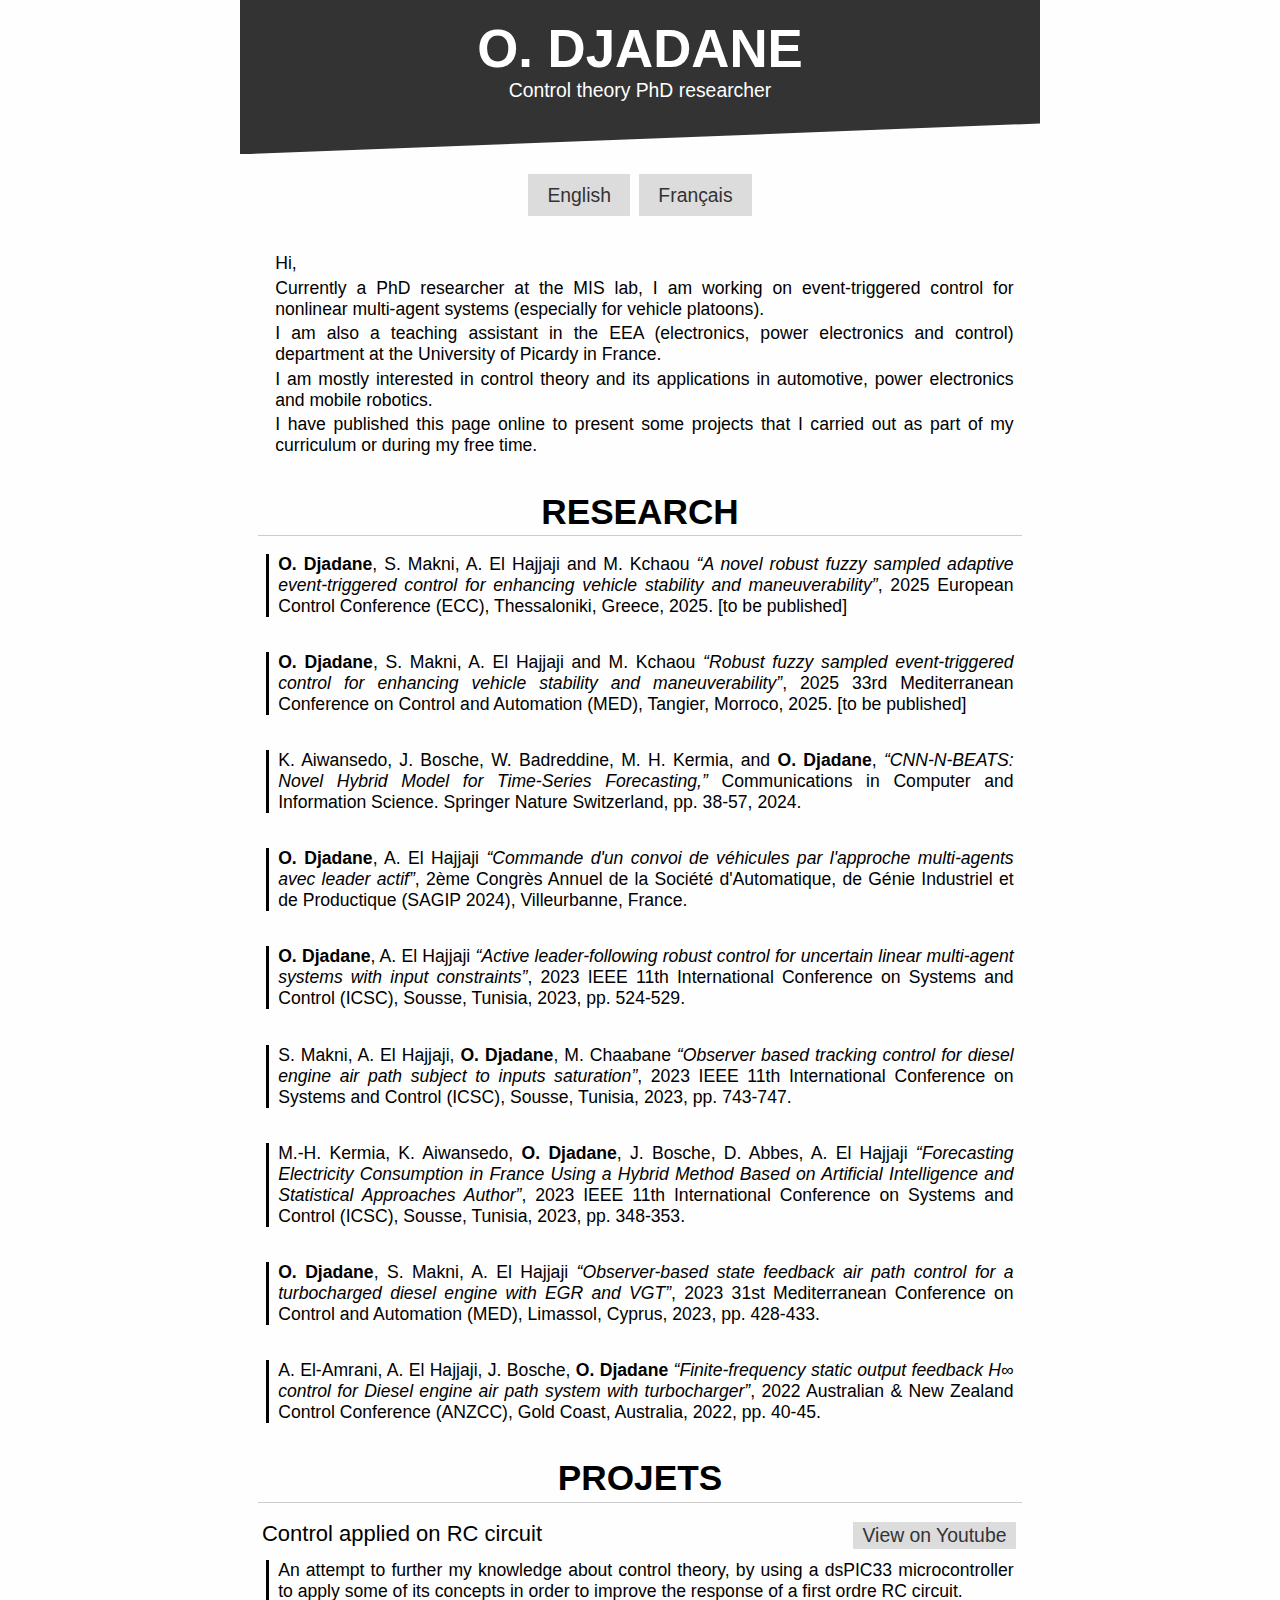
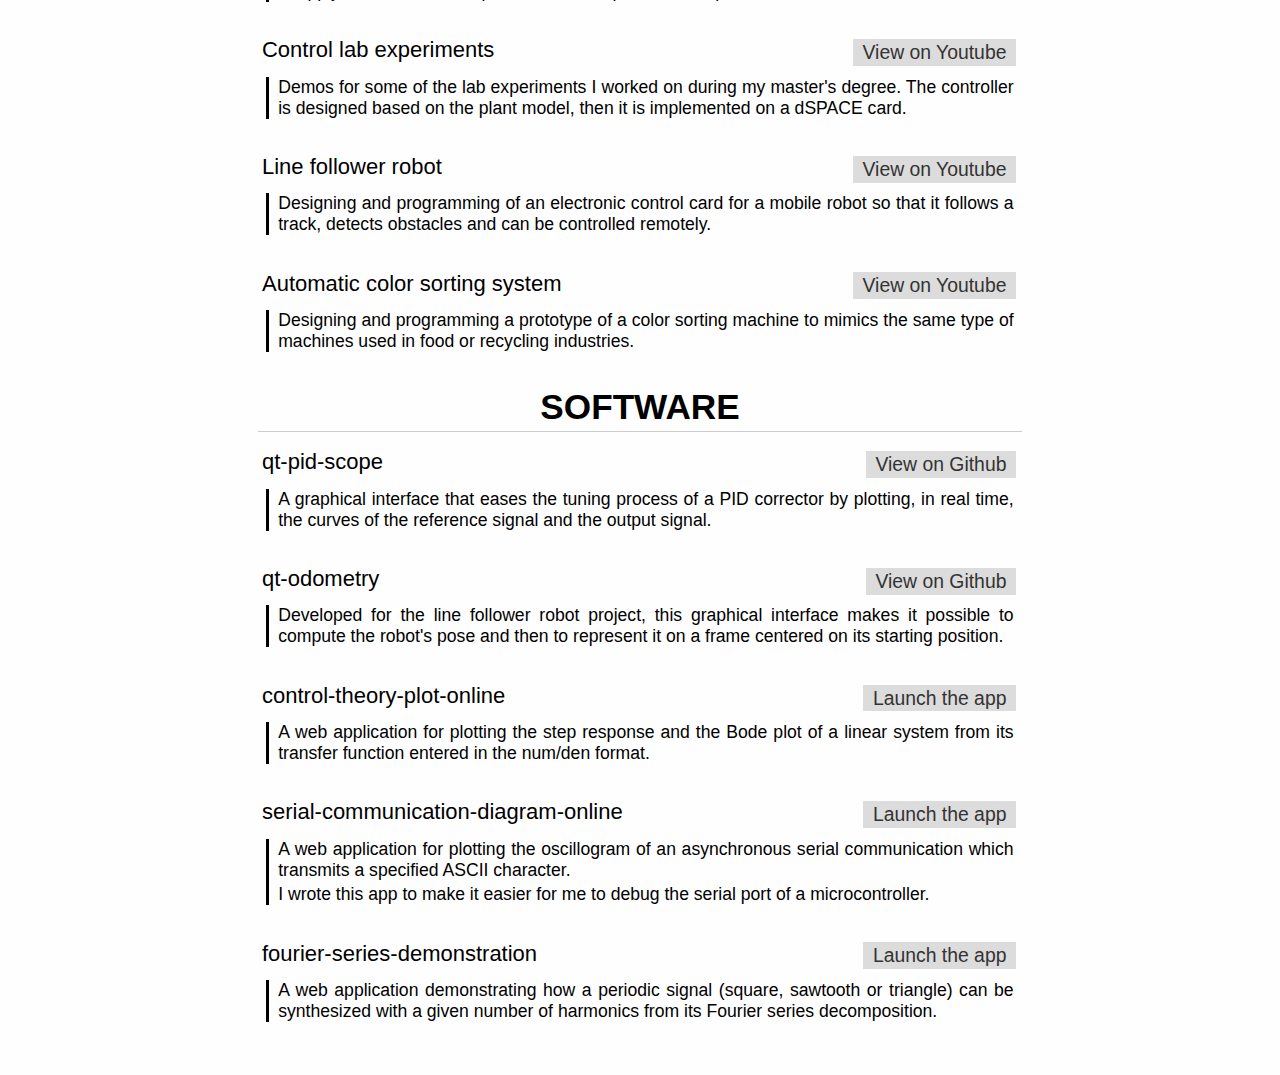
<file: index.html>
<!DOCTYPE html>
<html>
<head>
  <meta charset="UTF-8">
  <title>Oussama DJADANE</title>
  <link rel="stylesheet" href="style.css" />
</head>
<body>

  <!-- English version -->
  <div id="page-en">
    <div class="title">
      <h1>O. DJADANE</h1>
      <h2>Control theory PhD researcher</h2>
    </div>
    <div class="container">
      <section>
        <div class="block-element block-language">
          <button class="button-switch-to-english">English</button>
          <button class="button-switch-to-french">Français</button>
        </div>
      </section>

      <section>
        <div class="block-element">
          <article style="border: none;">
            <p>Hi,</p>
            <p>Currently a PhD researcher at the MIS lab, I am working on event-triggered control for nonlinear multi-agent systems (especially for vehicle platoons).</p>
            <p>I am also a teaching assistant in the EEA (electronics, power electronics and control) department at the University of Picardy in France.</p>
            <p>I am mostly interested in control theory and its applications in automotive, power electronics and mobile robotics.</p>
            <p>I have published this page online to present some projects that I carried out as part of my curriculum or during my free time.</p>
          </article>
        </div>
      </section>
      
      <section>
        <h1>Research</h1>
        <div class="block-element">
          <article>
            <p><span class="pub-author">O. Djadane</span>, S. Makni, A. El Hajjaji and M. Kchaou <span class="pub-title">“A novel robust fuzzy sampled adaptive event-triggered control for enhancing vehicle stability and maneuverability”</span>, 2025 European Control Conference (ECC), Thessaloniki, Greece, 2025. [to be published]</p>
          </article>
        </div>
        <div class="block-element">
          <article>
            <p><span class="pub-author">O. Djadane</span>, S. Makni, A. El Hajjaji and M. Kchaou <span class="pub-title">“Robust fuzzy sampled event-triggered control for enhancing vehicle stability and maneuverability”</span>, 2025 33rd Mediterranean Conference on Control and Automation (MED), Tangier, Morroco, 2025. [to be published]</p>
          </article>
        </div>
        <div class="block-element">
          <article>
            <p>K. Aiwansedo, J. Bosche, W. Badreddine, M. H. Kermia, and <span class="pub-author">O. Djadane</span>, <span class="pub-title">“CNN-N-BEATS: Novel Hybrid Model for Time-Series Forecasting,”</span> Communications in Computer and Information Science. Springer Nature Switzerland, pp. 38-57, 2024.</p>
          </article>
        </div>
        <div class="block-element">
          <article>
            <p><span class="pub-author">O. Djadane</span>, A. El Hajjaji <span class="pub-title">“Commande d'un convoi de véhicules par l'approche multi-agents avec leader actif”</span>, 2ème Congrès Annuel de la Société d'Automatique, de Génie Industriel et de Productique (SAGIP 2024), Villeurbanne, France.</p>
          </article>
        </div>
        <div class="block-element">
          <article>
            <p><span class="pub-author">O. Djadane</span>, A. El Hajjaji <span class="pub-title">“Active leader-following robust control for uncertain linear multi-agent systems with input constraints”</span>, 2023 IEEE 11th International Conference on Systems and Control (ICSC), Sousse, Tunisia, 2023, pp. 524-529.</p>
          </article>
        </div>
        <div class="block-element">
          <article>
            <p>S. Makni, A. El Hajjaji, <span class="pub-author">O. Djadane</span>, M. Chaabane <span class="pub-title">“Observer based tracking control for diesel engine air path subject to inputs saturation”</span>, 2023 IEEE 11th International Conference on Systems and Control (ICSC), Sousse, Tunisia, 2023, pp. 743-747.</p>
          </article>
        </div>
        <div class="block-element">
          <article>
            <p>M.-H. Kermia, K. Aiwansedo, <span class="pub-author">O. Djadane</span>, J. Bosche, D. Abbes, A. El Hajjaji <span class="pub-title">“Forecasting Electricity Consumption in France Using a Hybrid Method Based on Artificial Intelligence and Statistical Approaches Author”</span>, 2023 IEEE 11th International Conference on Systems and Control (ICSC), Sousse, Tunisia, 2023, pp. 348-353.</p>
          </article>
        </div>
        <div class="block-element">
          <article>
            <p><span class="pub-author">O. Djadane</span>, S. Makni, A. El Hajjaji <span class="pub-title">“Observer-based state feedback air path control for a turbocharged diesel engine with EGR and VGT”</span>, 2023 31st Mediterranean Conference on Control and Automation (MED), Limassol, Cyprus, 2023, pp. 428-433.</p>
          </article>
        </div>
        <div class="block-element">
          <article>
            <p>A. El-Amrani, A. El Hajjaji, J. Bosche, <span class="pub-author">O. Djadane</span> <span class="pub-title">“Finite-frequency static output feedback H∞ control for Diesel engine air path system with turbocharger”</span>, 2022 Australian & New Zealand Control Conference (ANZCC), Gold Coast, Australia, 2022, pp. 40-45.</p>
          </article>
        </div>
      </section>

      <section>
        <h1>Projets</h1>
        <div class="block-element">
          <header>
            <h2>Control applied on RC circuit</h2>
            <a href="https://www.youtube.com/playlist?list=PLtuQRTdi_pGlhQxkNQE1IGnC05TwKE4YC">View on Youtube</a>
          </header>
          <article>
            <p>An attempt to further my knowledge about control theory, by using a dsPIC33 microcontroller to apply some of its concepts in order to improve the response of a first ordre RC circuit.</p>
          </article>
        </div>
        <div class="block-element">
          <header>
            <h2>Control lab experiments</h2>
            <a href="https://www.youtube.com/playlist?list=PLtuQRTdi_pGmI-MwamrVlrs1d-PA_rVAR">View on Youtube</a>
          </header>
          <article>
            <p>Demos for some of the lab experiments I worked on during my master's degree. The controller is designed based on the plant model, then it is implemented on a dSPACE card.</p>
          </article>
        </div>
        <div class="block-element">
          <header>
            <h2>Line follower robot</h2>
            <a href="https://www.youtube.com/watch?v=qXxMXaPvj-s">View on Youtube</a>
          </span>
          </header>
          <article>
            <p>Designing and programming of an electronic control card for a mobile robot so that it follows a track, detects obstacles and can be controlled remotely.</p>
          </article>
        </div>
        <div class="block-element">
          <header>
            <h2>Automatic color sorting system</h2>
            <a href="https://www.youtube.com/watch?v=zY71AqqvUx8">View on Youtube</a>
          </span>
          </header>
          <article>
            <p>Designing and programming a prototype of a color sorting machine to mimics the same type of machines used in food or recycling industries.</p>
          </article>
        </div>
      </section>

      <section>
        <h1>Software</h1>
        <div class="block-element">
          <header>
            <h2>qt-pid-scope</h2>
            <a href="https://github.com/odjadane/qt-pid-scope">View on Github</a>
          </header>
          <article>
            <p>A graphical interface that eases the tuning process of a PID corrector by plotting, in real time, the curves of the reference signal and the output signal.</p>
          </article>
        </div>
        <div class="block-element">
          <header>
            <h2>qt-odometry</h2>
            <a href="https://github.com/odjadane/qt-odometry">View on Github</a>
          </header>
          <article>
            <p>Developed for the line follower robot project, this graphical interface makes it possible to compute the robot's pose and then to represent it on a frame centered on its starting position.</p>
          </article>
        </div>
        <div class="block-element">
          <header>
            <h2>control-theory-plot-online</h2>
            <a href="https://www.odjadane.com/webapps/control-theory-plot-online/">Launch the app</a>
          </header>
          <article>
            <p>A web application for plotting the step response and the Bode plot of a linear system from its transfer function entered in the num/den format.</p>
          </article>
        </div>
        <div class="block-element">
          <header>
            <h2>serial-communication-diagram-online</h2>
            <a href="https://www.odjadane.com/webapps/serial-communication-diagram-online/">Launch the app</a>
          </header>
          <article>
            <p>A web application for plotting the oscillogram of an asynchronous serial communication which transmits a specified ASCII character.</p>
            <p>I wrote this app to make it easier for me to debug the serial port of a microcontroller.</p>
          </article>
        </div>
        <div class="block-element">
          <header>
            <h2>fourier-series-demonstration</h2>
            <a href="https://www.odjadane.com/webapps/fourier-series-demonstration/">Launch the app</a>
          </header>
          <article>
            <p>A web application demonstrating how a periodic signal (square, sawtooth or triangle) can be synthesized with a given number of harmonics from its Fourier series decomposition.</p>
          </article>
        </div>
      </section>

    </div>
  </div>

  <!-- French version -->
  <div id="page-fr" style="display:none;">
    <div class="title">
      <h1>O. DJADANE</h1>
      <h2>Chercheur doctorant en automatique</h2>
    </div>
    <div class="container">
      <section>
        <div class="block-element block-language">
          <button class="button-switch-to-english">English</button>
          <button class="button-switch-to-french">Français</button>
        </div>
      </section>

      <section>
        <div class="block-element">
          <article style="border: none;">
            <p>Bonjour,</p>
            <p>Actuellement chercheur doctorant au laboratoire MIS, je travaille sur la thématique de la commande événementielle pour les systèmes multi-agents non-linéaires (particulièrement pour une flotte de véhicules automobiles).</p>
            <p>Je suis aussi enseignant assistant au département EEA (Électronique, Électrotechnique et Automatique) à l'UPJV d'Amiens.</p>
            <p>Je m'intéresse particulièrement à l'automatique et ses applications sur les véhicules, l'électronique de puissance et les robots mobiles.</p>
            <p>J'ai mis en ligne cette page pour présenter quelques petits projets que j'ai réalisés dans le cadre de ma formation ou durant mon temps libre.</p>
          </article>
        </div>
      </section>
      
      <section>
        <h1>Publications</h1>
        <div class="block-element">
          <article>
            <p><span class="pub-author">O. Djadane</span>, S. Makni, A. El Hajjaji and M. Kchaou <span class="pub-title">“A novel robust fuzzy sampled adaptive event-triggered control
              for enhancing vehicle stability and maneuverability”</span>, 2025 European Control Conference (ECC), Thessaloniki, Greece, 2025. [to be published]</p>
          </article>
        </div>
        <div class="block-element">
          <article>
            <p><span class="pub-author">O. Djadane</span>, S. Makni, A. El Hajjaji and M. Kchaou <span class="pub-title">“Robust fuzzy sampled event-triggered control for enhancing vehicle stability and maneuverability”</span>, 2025 33rd Mediterranean Conference on Control and Automation (MED), Tangier, Morroco, 2025. [to be published]</p>
          </article>
        </div>
        <div class="block-element">
          <article>
            <p>K. Aiwansedo, J. Bosche, W. Badreddine, M. H. Kermia, and <span class="pub-author">O. Djadane</span>, <span class="pub-title">“CNN-N-BEATS: Novel Hybrid Model for Time-Series Forecasting,”</span> Communications in Computer and Information Science. Springer Nature Switzerland, pp. 38-57, 2024.</p>
          </article>
        </div>
        <div class="block-element">
          <article>
            <p><span class="pub-author">O. Djadane</span>, A. El Hajjaji <span class="pub-title">“Commande d'un convoi de véhicules par l'approche multi-agents avec leader actif”</span>, 2ème Congrès Annuel de la Société d'Automatique, de Génie Industriel et de Productique (SAGIP 2024), Villeurbanne, France.</p>
          </article>
        </div>
        <div class="block-element">
          <article>
            <p><span class="pub-author">O. Djadane</span>, A. El Hajjaji <span class="pub-title">“Active leader-following robust control for uncertain linear multi-agent systems with input constraints”</span>, 2023 IEEE 11th International Conference on Systems and Control (ICSC), Sousse, Tunisia, 2023, pp. 524-529.</p>
          </article>
        </div>
        <div class="block-element">
          <article>
            <p>S. Makni, A. El Hajjaji, <span class="pub-author">O. Djadane</span>, M. Chaabane <span class="pub-title">“Observer based tracking control for diesel engine air path subject to inputs saturation”</span>, 2023 IEEE 11th International Conference on Systems and Control (ICSC), Sousse, Tunisia, 2023, pp. 743-747.</p>
          </article>
        </div>
        <div class="block-element">
          <article>
            <p>M.-H. Kermia, K. Aiwansedo, <span class="pub-author">O. Djadane</span>, J. Bosche, D. Abbes, A. El Hajjaji <span class="pub-title">“Forecasting Electricity Consumption in France Using a Hybrid Method Based on Artificial Intelligence and Statistical Approaches Author”</span>, 2023 IEEE 11th International Conference on Systems and Control (ICSC), Sousse, Tunisia, 2023, pp. 348-353.</p>
          </article>
        </div>
        <div class="block-element">
          <article>
            <p><span class="pub-author">O. Djadane</span>, S. Makni, A. El Hajjaji <span class="pub-title">“Observer-based state feedback air path control for a turbocharged diesel engine with EGR and VGT”</span>, 31st Mediterranean Conference on Control and Automation (MED), Limassol, Cyprus, (accepted).</p>
          </article>
        </div>
        <div class="block-element">
          <article>
            <p>A. El-Amrani, A. El Hajjaji, J. Bosche and <span class="pub-author">O. Djadane</span> <span class="pub-title">“Finite-frequency static output feedback H∞ control for Diesel engine air path system with turbocharger”</span>, 2022 Australian & New Zealand Control Conference (ANZCC), Gold Coast, Australia, 2022, pp. 40-45.</p>
          </article>
        </div>
      </section>

      <section>
        <h1>Projets</h1>
        <div class="block-element">
          <header>
            <h2>Automatique appliqué sur un circuit RC</h2>
            <a href="https://www.youtube.com/playlist?list=PLtuQRTdi_pGlhQxkNQE1IGnC05TwKE4YC">Voir sur Youtube</a>
          </header>
          <article>
            <p>Une tentative d'approfondir mes connaissances en automatique, en utilisant un microcontroller dsPIC33 pour appliquer ses concepts afin d'améliorer la réponse d'un circuit RC du premier ordre.</p>
          </article>
        </div>
        <div class="block-element">
          <header>
            <h2>Travaux pratiques d'automatique</h2>
            <a href="https://www.youtube.com/playlist?list=PLtuQRTdi_pGmI-MwamrVlrs1d-PA_rVAR">Voir sur Youtube</a>
          </header>
          <article>
            <p>Démonstrations de quelques TP réalisés dans le cadre de ma formation. Le correcteur est synthétisé en se basant sur le modèle du système puis est implémenté sur une carte de contrôle dSPACE.</p>
          </article>
        </div>
        <div class="block-element">
          <header>
            <h2>Robot suiveur de ligne « intelligent »</h2>
            <a href="https://www.youtube.com/watch?v=qXxMXaPvj-s">Voir sur Youtube</a>
          </span>
          </header>
          <article>
            <p>Réalisation et programmation d'une carte de commande pour un robot mobile afin qu'il suive une piste, détecte les obstacles et soit commandable à distance.</p>
          </article>
        </div>
        <div class="block-element">
          <header>
            <h2>Système automatique de tri par couleur</h2>
            <a href="https://www.youtube.com/watch?v=zY71AqqvUx8">Voir sur Youtube</a>
          </span>
          </header>
          <article>
            <p>Etude et réalisation d'un prototype de machine de tri par couleur qui s'approche au mieux de ce qui se fait en industrie (agro-alimentaire, recyclage...)</p>
          </article>
        </div>
      </section>

      <section>
        <h1>Logiciels</h1>
        <div class="block-element">
          <header>
            <h2>qt-pid-scope</h2>
            <a href="https://github.com/odjadane/qt-pid-scope">Voir sur Github</a>
          </header>
          <article>
            <p>Cette interface graphique permet de simplifier processus de réglage d'un correcteur PID, en traçant, en temps réel, les courbes de la consigne et de la sortie.</p>
          </article>
        </div>
        <div class="block-element">
          <header>
            <h2>qt-odometry</h2>
            <a href="https://github.com/odjadane/qt-odometry">Voir sur Github</a>
          </header>
          <article>
            <p>Développée pour le projet du robot suiveur de ligne, cette interface graphique permet de calculer la pose du robot puis de la représenter sur un repère centré sur la position de départ. </p>
          </article>
        </div>
        <div class="block-element">
          <header>
            <h2>control-theory-plot-online</h2>
            <a href="https://www.odjadane.com/webapps/control-theory-plot-online/">Lancer l'application</a>
          </header>
          <article>
            <p>Une application web permettant de tracer la réponse indicielle et le diagramme de Bode d'un système linéaire à partir de sa fonction de transfert saisie sous la forme num/den.</p>
          </article>
        </div>
        <div class="block-element">
          <header>
            <h2>serial-communication-diagram-online</h2>
            <a href="https://www.odjadane.com/webapps/serial-communication-diagram-online/">Lancer l'application</a>
          </header>
          <article>
            <p>Une application web permettant de tracer l'oscillogramme d'une communication série asynchrone qui transmet un caractère ASCII préalablement spécifié.</p>
            <p>J'ai écrit cette application pour me faciliter le débogage du port série d'un microcontrôleur.</p>
          </article>
        </div>
        <div class="block-element">
          <header>
            <h2>fourier-series-demonstration</h2>
            <a href="https://www.odjadane.com/webapps/fourier-series-demonstration/">Lancer l'application</a>
          </header>
          <article>
            <p>Une application web démontrant comment un signal périodique peut être synthétisé à partir d'un nombre donné d'harmoniques issues de sa décomposition en série de Fourier.</p>
          </article>
        </div>
      </section>

    </div>
  </div>

  <script type="text/javascript" src="script.js"></script>
</body>
</html>
</file>
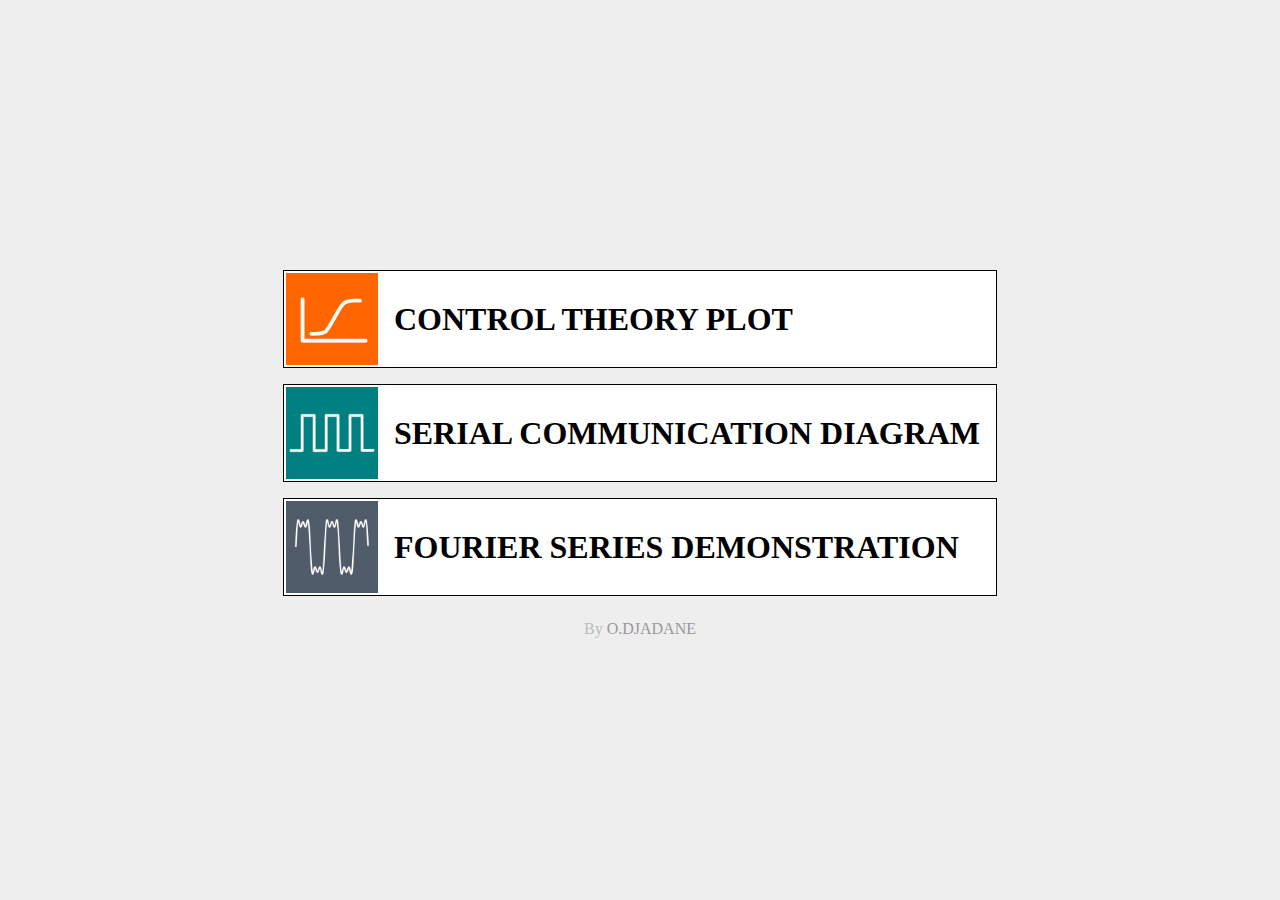
<file: webapps/index.html>
<!DOCTYPE html>
<html lang="en">
<head>
  <meta charset="UTF-8">
  <meta name="robots" content="noindex">
  <title>Engineering webapps - O. DJADANE</title>
  <link rel="stylesheet" href="style.css" />
</head>

<body>
  <div id="container">
    
    <div class="app">
      <a href="control-theory-plot-online/">
        <div class="app-icon app-icon-plot"></div>
        <h2>Control theory plot</h2>
      </a>
    </div>

    <div class="app">
      <a href="serial-communication-diagram-online/">
        <div class="app-icon app-icon-serial"></div>
        <h2>Serial communication diagram</h2>
      </a>
    </div>

    <div class="app">
      <a href="fourier-series-demonstration/">
        <div class="app-icon app-icon-fourier"></div>
        <h2>Fourier series demonstration</h2>
      </a>
    </div>
    <footer>
      By <a href="https://www.odjadane.com">O.DJADANE</a> 
    </footer>
  </div>

  
</body>

</html>
</file>
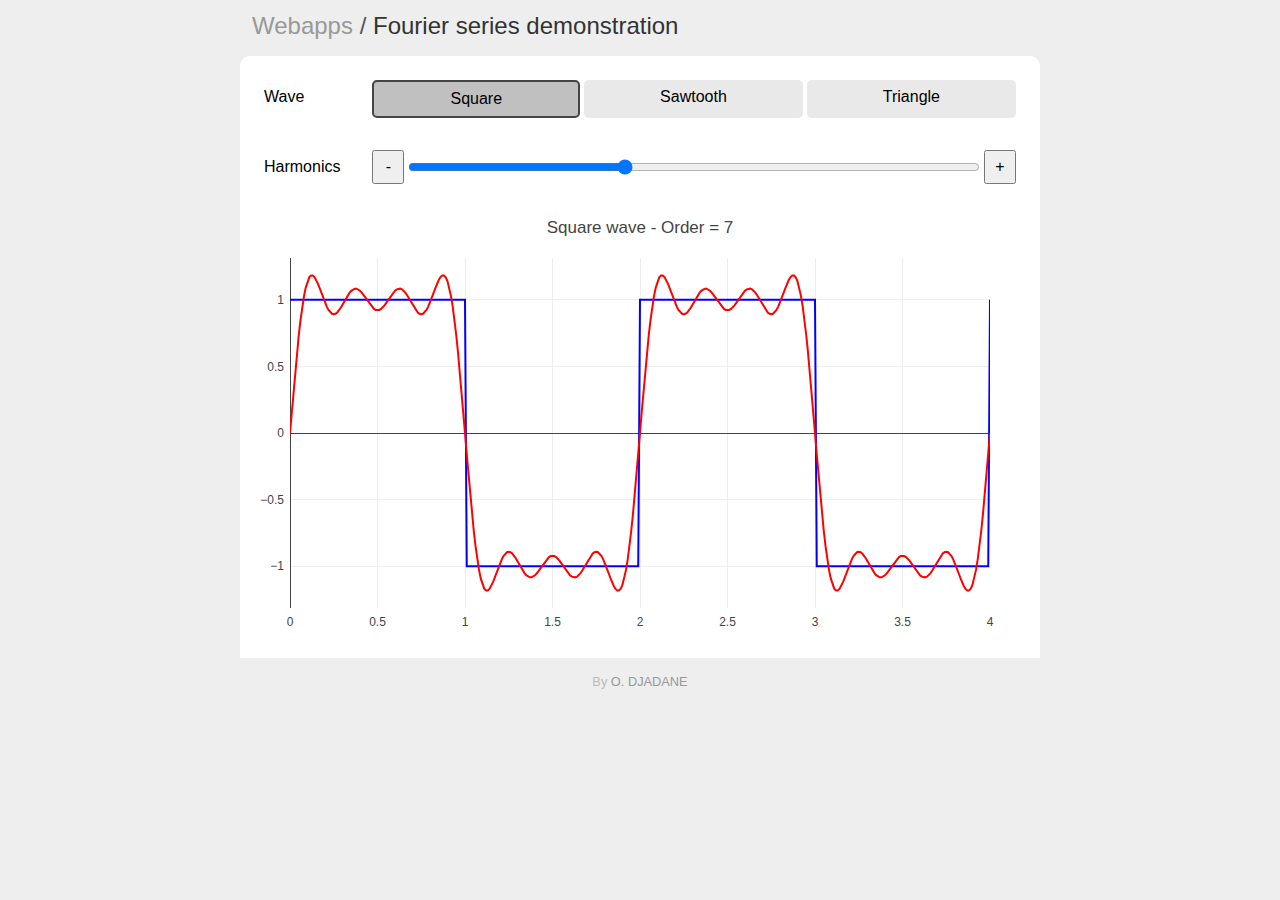
<file: webapps/fourier-series-demonstration/index.html>
<!doctype html><html lang="en"><head><meta charset="utf-8"/><link rel="icon" href="./favicon.ico"/><meta name="viewport" content="width=device-width,initial-scale=1"/><link rel="manifest" href="./manifest.json"/><title>Fourier series demonstration - O. DJADANE</title><link href="./static/css/main.c0ffd409.chunk.css" rel="stylesheet"></head><body><noscript>You need to enable JavaScript to run this app.</noscript><div id="root"></div><script>!function(e){function r(r){for(var n,p,l=r[0],a=r[1],f=r[2],c=0,s=[];c<l.length;c++)p=l[c],Object.prototype.hasOwnProperty.call(o,p)&&o[p]&&s.push(o[p][0]),o[p]=0;for(n in a)Object.prototype.hasOwnProperty.call(a,n)&&(e[n]=a[n]);for(i&&i(r);s.length;)s.shift()();return u.push.apply(u,f||[]),t()}function t(){for(var e,r=0;r<u.length;r++){for(var t=u[r],n=!0,l=1;l<t.length;l++){var a=t[l];0!==o[a]&&(n=!1)}n&&(u.splice(r--,1),e=p(p.s=t[0]))}return e}var n={},o={1:0},u=[];function p(r){if(n[r])return n[r].exports;var t=n[r]={i:r,l:!1,exports:{}};return e[r].call(t.exports,t,t.exports,p),t.l=!0,t.exports}p.m=e,p.c=n,p.d=function(e,r,t){p.o(e,r)||Object.defineProperty(e,r,{enumerable:!0,get:t})},p.r=function(e){"undefined"!=typeof Symbol&&Symbol.toStringTag&&Object.defineProperty(e,Symbol.toStringTag,{value:"Module"}),Object.defineProperty(e,"__esModule",{value:!0})},p.t=function(e,r){if(1&r&&(e=p(e)),8&r)return e;if(4&r&&"object"==typeof e&&e&&e.__esModule)return e;var t=Object.create(null);if(p.r(t),Object.defineProperty(t,"default",{enumerable:!0,value:e}),2&r&&"string"!=typeof e)for(var n in e)p.d(t,n,function(r){return e[r]}.bind(null,n));return t},p.n=function(e){var r=e&&e.__esModule?function(){return e.default}:function(){return e};return p.d(r,"a",r),r},p.o=function(e,r){return Object.prototype.hasOwnProperty.call(e,r)},p.p="./";var l=this["webpackJsonpmy-app"]=this["webpackJsonpmy-app"]||[],a=l.push.bind(l);l.push=r,l=l.slice();for(var f=0;f<l.length;f++)r(l[f]);var i=a;t()}([])</script><script src="./static/js/2.5d8fc955.chunk.js"></script><script src="./static/js/main.878fcbdf.chunk.js"></script></body></html>
</file>
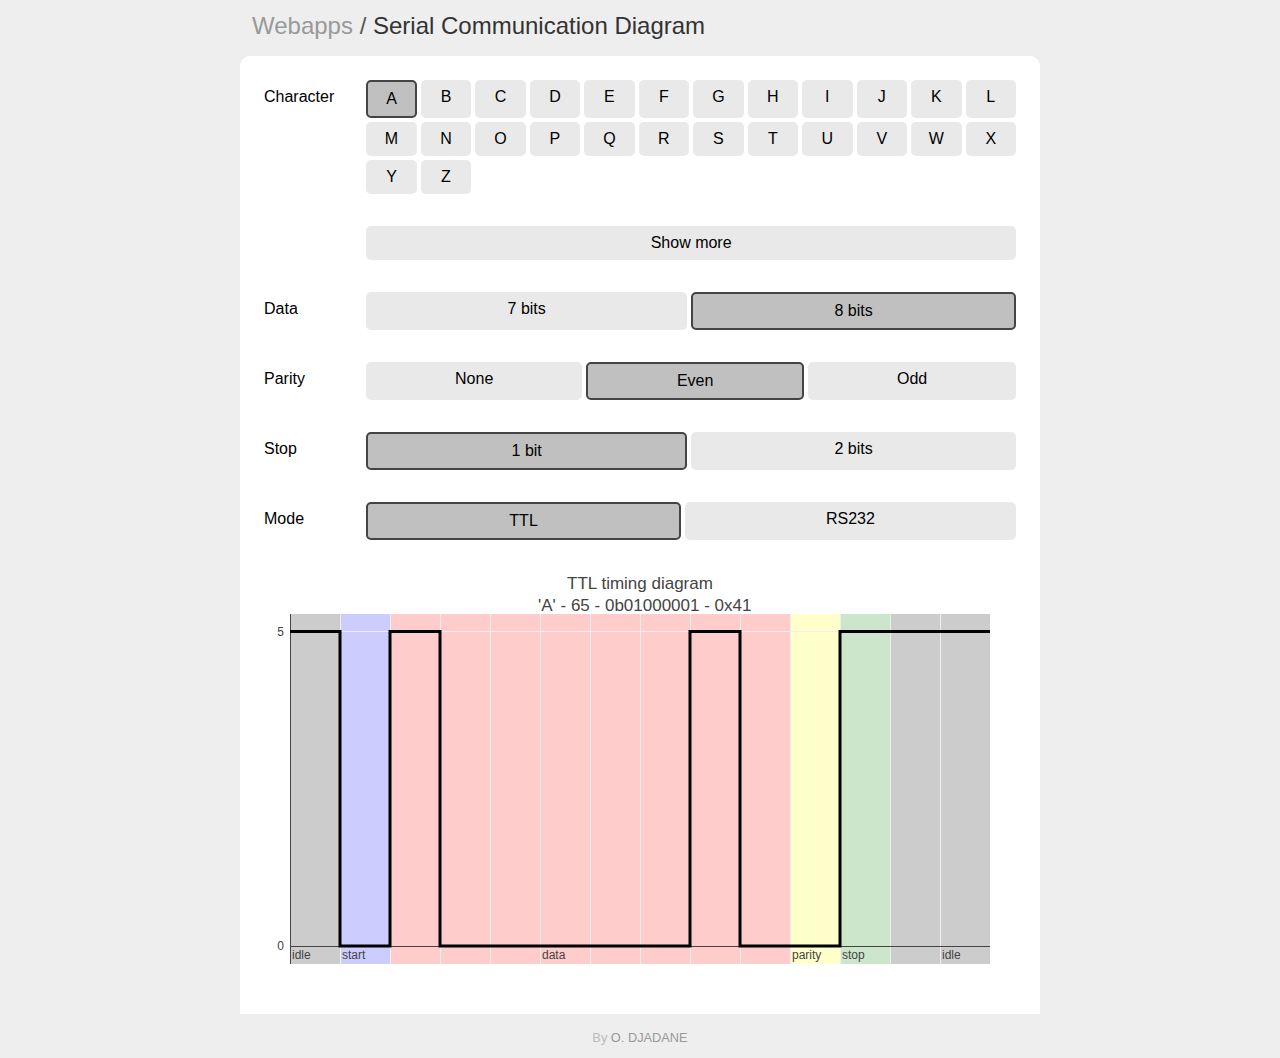
<file: webapps/serial-communication-diagram-online/index.html>
<!doctype html><html lang="en"><head><meta charset="utf-8"/><link rel="icon" href="./favicon.ico"/><meta name="viewport" content="width=device-width,initial-scale=1"/><link rel="manifest" href="./manifest.json"/><title>Serial communication diagram - O. DJADANE</title><link href="./static/css/main.56e2f58d.chunk.css" rel="stylesheet"></head><body><noscript>You need to enable JavaScript to run this app.</noscript><div id="root"></div><script>!function(e){function r(r){for(var n,p,l=r[0],a=r[1],f=r[2],c=0,s=[];c<l.length;c++)p=l[c],Object.prototype.hasOwnProperty.call(o,p)&&o[p]&&s.push(o[p][0]),o[p]=0;for(n in a)Object.prototype.hasOwnProperty.call(a,n)&&(e[n]=a[n]);for(i&&i(r);s.length;)s.shift()();return u.push.apply(u,f||[]),t()}function t(){for(var e,r=0;r<u.length;r++){for(var t=u[r],n=!0,l=1;l<t.length;l++){var a=t[l];0!==o[a]&&(n=!1)}n&&(u.splice(r--,1),e=p(p.s=t[0]))}return e}var n={},o={1:0},u=[];function p(r){if(n[r])return n[r].exports;var t=n[r]={i:r,l:!1,exports:{}};return e[r].call(t.exports,t,t.exports,p),t.l=!0,t.exports}p.m=e,p.c=n,p.d=function(e,r,t){p.o(e,r)||Object.defineProperty(e,r,{enumerable:!0,get:t})},p.r=function(e){"undefined"!=typeof Symbol&&Symbol.toStringTag&&Object.defineProperty(e,Symbol.toStringTag,{value:"Module"}),Object.defineProperty(e,"__esModule",{value:!0})},p.t=function(e,r){if(1&r&&(e=p(e)),8&r)return e;if(4&r&&"object"==typeof e&&e&&e.__esModule)return e;var t=Object.create(null);if(p.r(t),Object.defineProperty(t,"default",{enumerable:!0,value:e}),2&r&&"string"!=typeof e)for(var n in e)p.d(t,n,function(r){return e[r]}.bind(null,n));return t},p.n=function(e){var r=e&&e.__esModule?function(){return e.default}:function(){return e};return p.d(r,"a",r),r},p.o=function(e,r){return Object.prototype.hasOwnProperty.call(e,r)},p.p="./";var l=this["webpackJsonpmy-app"]=this["webpackJsonpmy-app"]||[],a=l.push.bind(l);l.push=r,l=l.slice();for(var f=0;f<l.length;f++)r(l[f]);var i=a;t()}([])</script><script src="./static/js/2.95708d5c.chunk.js"></script><script src="./static/js/main.0dbddf24.chunk.js"></script></body></html>
</file>
<file: style.css>
html{color:#000}blockquote,body,code,dd,div,dl,dt,fieldset,form,h1,h2,h3,h4,h5,h6,input,legend,li,ol,p,pre,td,textarea,th,ul{margin:0;padding:0}table{border-collapse:collapse;border-spacing:0}fieldset,img{border:0}address,caption,cite,code,dfn,em,strong,th,var{font-style:normal;font-weight:400}ol,ul{list-style:none}caption,th{text-align:left}h1,h2,h3,h4,h5,h6{font-size:100%;font-weight:400}q:after,q:before{content:""}abbr,acronym{border:0;font-variant:normal}sup{vertical-align:text-top}sub{vertical-align:text-bottom}input,select,textarea{font-family:inherit;font-size:inherit;font-weight:inherit;*font-size:100%}legend{color:#000}#yui3-css-stamp.cssreset{display:none}

body {
  background-color: #fefefe;
  font-family: Arial, Helvetica, sans-serif;
  margin: 0 auto;
  font-size: 1.1em
}

.title{
  clip-path: polygon(0 0, 100% 0, 100% 80%, 0% 100%);
  width: 100%;
  color: white;
  text-align: center;
  padding-top: 1em;
  padding-bottom: 3em;
  background-color: #333;
}

.title h1{
  text-transform: uppercase;
  text-align: center;
  font-weight: 600;
  font-size: 3em;
  margin: 0;
}

.title h2{
  font-size: 1.1em;
}

.container {
  padding: 1em;
}

section {
  margin-bottom: 2em
}

section h1 {
  text-transform: uppercase;
  text-align: center;
  font-weight: 600;
  margin-bottom: .5em;
  padding-bottom: .1em;
  border-bottom: 1px solid #ccc
}

.block-element{
  margin-bottom: 2em;
}

.block-element header {
  margin: .25em;
  display: flex;
  flex-direction: row;
  align-items: flex-start;
}

.block-element header h2{
  flex-grow: 1;
  font-size: 3em;
}

.block-element header a:hover{
  background-color: silver
}

.block-element header a{
  flex-shrink: 0;
  height: auto;
  text-decoration: none;
  background-color: #dcdcdc;
  color: #333;
  padding: 0.1em 0.5em;
  margin: 0.1em;
  font-size: 2em;
}

.block-element article {
  border-left: .2em solid;
  padding-left: .5em;
  margin: .5em
}

.block-element article p {
  text-align: justify;
  text-justify: inter-word;
  margin: .2em 0
}

.block-language {
  text-align: center;
}

.block-language button{
  background-color: #DCDCDC;
  color: #333;
  border: none;
  border-radius: 0px;
  cursor: pointer;
  padding: 0.5em 1em;
  margin: 0.1em;
  font-size: 2em;
}

.block-language button:hover{
  background-color: silver
}

.pub-author {
  font-weight: bold;
}

.pub-title {
  font-style: italic;
}

@media screen and (min-device-width:700px) {
  body {
    max-width: 800px
  }
  h1 {
    font-size: 2em
  }
  .block-element header h2 {
    font-size: 1.25em;
  }
  .block-element header a{
    font-size: 1.1em;
  }
  .block-language button{
    font-size: 1.1em;
  }
  .block-form input, .block-form textarea, .block-form input[type=submit] {
    font-size: 1.1em;
  }
}
</file>
<file: webapps/style.css>
html{color:#000}blockquote,body,code,dd,div,dl,dt,fieldset,form,h1,h2,h3,h4,h5,h6,input,legend,li,ol,p,pre,td,textarea,th,ul{margin:0;padding:0}table{border-collapse:collapse;border-spacing:0}fieldset,img{border:0}address,caption,cite,code,dfn,em,strong,th,var{font-style:normal;font-weight:400}ol,ul{list-style:none}caption,th{text-align:left}h1,h2,h3,h4,h5,h6{font-size:100%;font-weight:400}q:after,q:before{content:""}abbr,acronym{border:0;font-variant:normal}sup{vertical-align:text-top}sub{vertical-align:text-bottom}input,select,textarea{font-family:inherit;font-size:inherit;font-weight:inherit;*font-size:100%}legend{color:#000}#yui3-css-stamp.cssreset{display:none}


body, html {
  height: 100%;
  display: grid;
}

body {
  width: 100vw;
  margin: 0 auto;
  background-color: #EEE;
}

#container{
  margin: auto;
}

.app{
  transition: all .2s;
  border: 1px #000 solid;
  background-color: #FFF;
  margin: 1em;
  padding: 2px;
  padding-right: 1em;
}

.app:hover{
  transform: scale(1.01);
  box-shadow: 0 0 5px #000; 
}

.app a{
  text-decoration: none;
  display: flex;
  flex-direction: row;
  align-items: center;
  column-gap: 1em;
}

.app h2{
  color: #000;
  text-transform: uppercase;
  font-weight: 600;
  font-size: 2em;
}

.app-icon {
  background-size: 92px;
  height: 92px;
  width: 92px;
  min-width: 92px;
  background-repeat: no-repeat;
}

.app-icon-plot {
  background-image: url(control-theory-plot-online/logo512.png);
  background-color: #FF6600;
}

.app-icon-serial {
  background-image: url(serial-communication-diagram-online/logo512.png);
  background-color: #008080;
}

.app-icon-fourier {
  background-image: url(fourier-series-demonstration/logo512.png);
  background-color: #515C6B;
}

/***********/
/* Footer */
/**********/
footer{
  text-align: center;
  color: #bbb;
  padding: 0.5em;
  font-size: 1em;
}

footer a{
  text-decoration: none;
  color: #999;
}

footer a:hover{
  border-bottom: 1px solid #999;
}

@media screen and (min-device-width:700px) {
  body {
    max-width: 800px
  }
}
</file>
<file: webapps/fourier-series-demonstration/static/css/main.c0ffd409.chunk.css>
html{color:#000}blockquote,body,code,dd,div,dl,dt,fieldset,form,h1,h2,h3,h4,h5,h6,input,legend,li,ol,p,pre,td,textarea,th,ul{margin:0;padding:0}table{border-collapse:collapse;border-spacing:0}fieldset,img{border:0}address,caption,cite,code,dfn,em,strong,th,var{font-style:normal;font-weight:400}ol,ul{list-style:none}caption,th{text-align:left}h1,h2,h3,h4,h5,h6{font-size:100%;font-weight:400}q:after,q:before{content:""}abbr,acronym{border:0;-webkit-font-feature-settings:normal;font-feature-settings:normal;font-variant:normal}sup{vertical-align:text-top}sub{vertical-align:text-bottom}input,select,textarea{font-family:inherit;font-size:inherit;font-weight:inherit;*font-size:100%}legend{color:#000}#yui3-css-stamp.cssreset{display:none}header{color:#555;font-size:1.5em;margin:.5em .5em 0}header a{display:inline-block;color:#999;text-decoration:none}header a:hover{border-bottom:1px solid #999}header .headerAppTitle{display:inline-block;color:#333}body{background:#eee;font-family:Arial,Helvetica,sans-serif;margin:0 auto;max-width:800px;font-size:1em}.container{background-color:#fff;padding:1em 0 0;margin:1em 0;border-radius:10px}#plotFormNoButton{margin:0 1em 1em;display:grid;grid-template-columns:[labels] auto [controls] 1fr;grid-gap:1em}#plotFormNoButton>label{grid-column:labels;padding:1em .5em;order:unset;background:unset}#plotFormNoButton>fieldset,#plotFormNoButton>input{grid-column:controls;border:1px solid grey;padding:.5em}#plotFormNoButton fieldset{border:none;display:grid;grid-gap:.25em;grid-auto-flow:column}#plotFormNoButton fieldset input[type=radio]{opacity:0;position:fixed;width:0}#plotFormNoButton fieldset label{display:inline-block;background-color:#e9e9e9;padding:.5em;border:none;border-radius:5px;font-weight:500;text-align:center}#plotFormNoButton fieldset input[type=radio]:checked+label{background-color:silver;border:2px solid #444}#plotFormNoButton fieldset label:hover{background-color:silver}.plot-container{width:100%;position:relative}footer{text-align:center;color:#bbb;font-size:.8em;margin:1em 0}footer a{text-decoration:none;color:#999}footer a:hover{border-bottom:1px solid #999}#plotFormNoButton .fieldsetRange{grid-template-columns:2em minmax(0,1fr) 2em}
</file>
<file: webapps/serial-communication-diagram-online/static/css/main.56e2f58d.chunk.css>
html{color:#000}blockquote,body,code,dd,div,dl,dt,fieldset,form,h1,h2,h3,h4,h5,h6,input,legend,li,ol,p,pre,td,textarea,th,ul{margin:0;padding:0}table{border-collapse:collapse;border-spacing:0}fieldset,img{border:0}address,caption,cite,code,dfn,em,strong,th,var{font-style:normal;font-weight:400}ol,ul{list-style:none}caption,th{text-align:left}h1,h2,h3,h4,h5,h6{font-size:100%;font-weight:400}q:after,q:before{content:""}abbr,acronym{border:0;-webkit-font-feature-settings:normal;font-feature-settings:normal;font-variant:normal}sup{vertical-align:text-top}sub{vertical-align:text-bottom}input,select,textarea{font-family:inherit;font-size:inherit;font-weight:inherit;*font-size:100%}legend{color:#000}#yui3-css-stamp.cssreset{display:none}header{color:#555;font-size:1.5em;margin:.5em .5em 0}header a{display:inline-block;color:#999;text-decoration:none}header a:hover{border-bottom:1px solid #999}header .headerAppTitle{display:inline-block;color:#333}body{background:#eee;font-family:Arial,Helvetica,sans-serif;margin:0 auto;max-width:800px;font-size:1em}.container{background-color:#fff;padding:1em 0 0;margin:1em 0;border-radius:10px}#plotFormNoButton{margin:0 1em 1em;display:grid;grid-template-columns:[labels] auto [controls] 1fr;grid-gap:1em}#plotFormNoButton>label{grid-column:labels;padding:1em .5em;order:unset;background:unset}#plotFormNoButton>fieldset,#plotFormNoButton>input{grid-column:controls;border:1px solid grey;padding:.5em}#plotFormNoButton fieldset{border:none;display:grid;grid-gap:.25em;grid-auto-flow:column}#plotFormNoButton fieldset input[type=radio]{opacity:0;position:fixed;width:0}#plotFormNoButton fieldset label{display:inline-block;background-color:#e9e9e9;padding:.5em;border:none;border-radius:5px;font-weight:500;text-align:center}#plotFormNoButton fieldset input[type=radio]:checked+label{background-color:silver;border:2px solid #444}#plotFormNoButton fieldset label:hover{background-color:silver}.plot-container{width:100%;position:relative}footer{text-align:center;color:#bbb;font-size:.8em;margin:1em 0}footer a{text-decoration:none;color:#999}footer a:hover{border-bottom:1px solid #999}#plotFormNoButton .fieldsetChar{grid-auto-flow:unset!important;grid-template-columns:repeat(4,1fr)}@media only screen and (min-width:768px){#plotFormNoButton .fieldsetChar{grid-template-columns:repeat(12,1fr)}}
</file>
